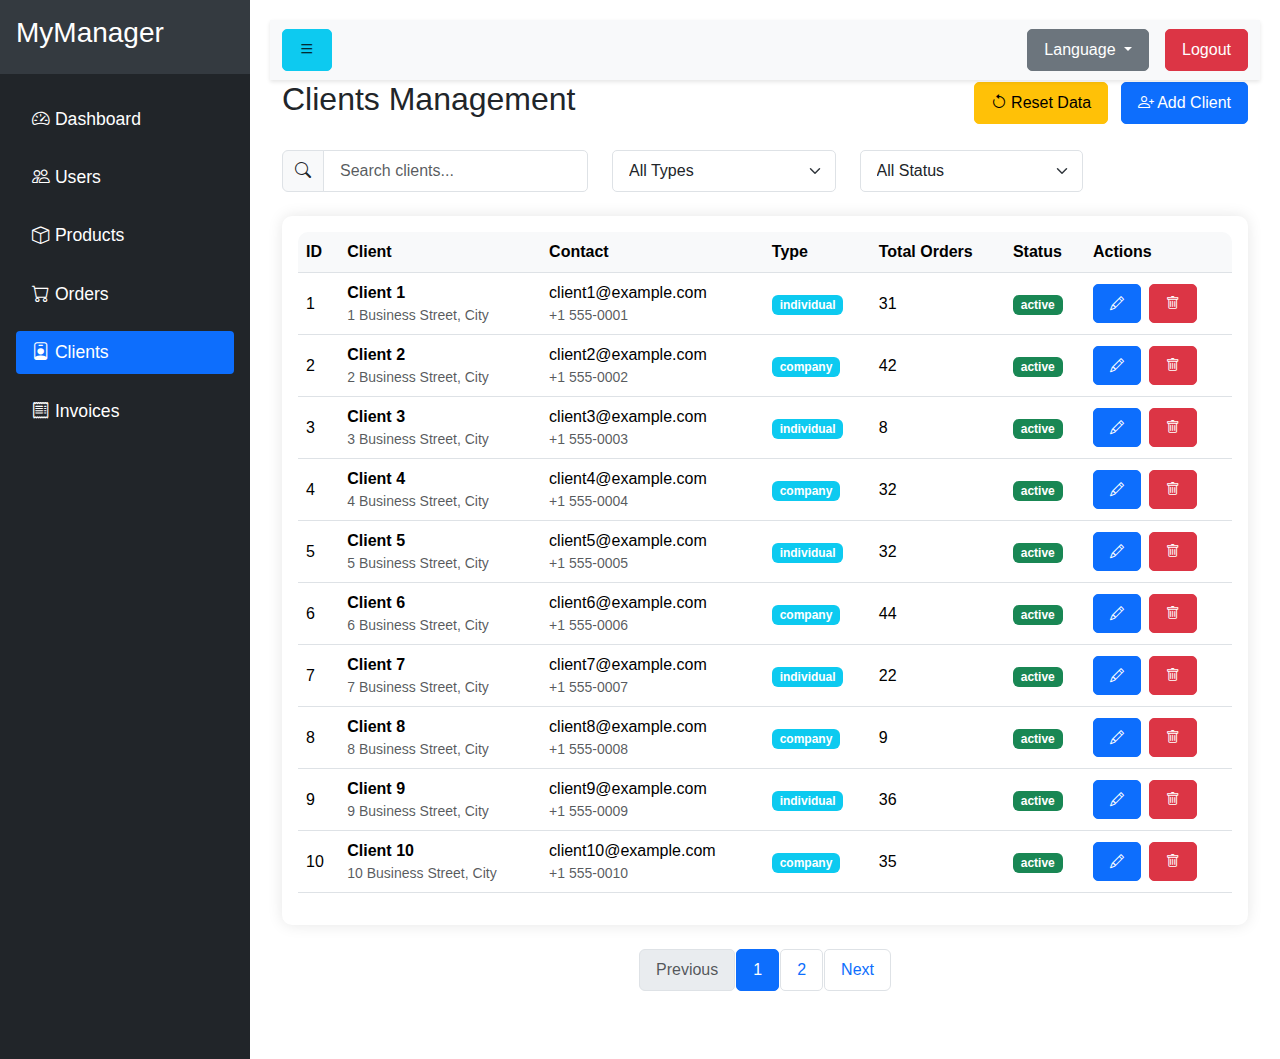
<file: pages/clients.html>
<!DOCTYPE html>
<html lang="en">
<head>
    <meta charset="UTF-8">
    <meta name="viewport" content="width=device-width, initial-scale=1.0">
    <title>MyManager - Clients</title>
    <link href="https://cdn.jsdelivr.net/npm/bootstrap@5.3.0/dist/css/bootstrap.min.css" rel="stylesheet">
    <link href="https://cdn.jsdelivr.net/npm/bootstrap-icons@1.11.1/font/bootstrap-icons.css" rel="stylesheet">
    <link rel="stylesheet" href="../assets/css/styles.css">
</head>
<body>
    <!-- Sidebar -->
    <div class="wrapper">
        <nav id="sidebar" class="bg-dark text-white">
            <div class="sidebar-header p-3">
                <h3>MyManager</h3>
            </div>
            <ul class="list-unstyled components p-3">
                <li>
                    <a href="dashboard.html" class="nav-link text-white">
                        <i class="bi bi-speedometer2"></i> Dashboard
                    </a>
                </li>
                <li>
                    <a href="users.html" class="nav-link text-white">
                        <i class="bi bi-people"></i> Users
                    </a>
                </li>
                <li>
                    <a href="products.html" class="nav-link text-white">
                        <i class="bi bi-box"></i> Products
                    </a>
                </li>
                <li>
                    <a href="orders.html" class="nav-link text-white">
                        <i class="bi bi-cart"></i> Orders
                    </a>
                </li>
                <li class="active">
                    <a href="clients.html" class="nav-link text-white">
                        <i class="bi bi-person-badge"></i> Clients
                    </a>
                </li>
                <li>
                    <a href="invoices.html" class="nav-link text-white">
                        <i class="bi bi-receipt"></i> Invoices
                    </a>
                </li>
            </ul>
        </nav>

        <!-- Page Content -->
        <div id="content">
            <!-- Navbar -->
            <nav class="navbar navbar-expand-lg navbar-light bg-light">
                <div class="container-fluid">
                    <button type="button" id="sidebarCollapse" class="btn btn-info">
                        <i class="bi bi-list"></i>
                    </button>
                    <div class="d-flex">
                        <div class="dropdown me-3">
                            <button class="btn btn-secondary dropdown-toggle" type="button" id="languageDropdown" data-bs-toggle="dropdown">
                                Language
                            </button>
                            <ul class="dropdown-menu">
                                <li><a class="dropdown-item" href="#">English</a></li>
                                <li><a class="dropdown-item" href="#">French</a></li>
                            </ul>
                        </div>
                        <button class="btn btn-danger" id="logoutBtn">Logout</button>
                    </div>
                </div>
            </nav>

            <!-- Main Content -->
            <div class="container-fluid">
                <div class="d-flex justify-content-between align-items-center mb-4">
                    <h2>Clients Management</h2>
                    <div>
                        <button class="btn btn-warning me-2" onclick="clientsManager.resetData()">
                            <i class="bi bi-arrow-counterclockwise"></i> Reset Data
                        </button>
                        <button class="btn btn-primary" data-bs-toggle="modal" data-bs-target="#clientModal">
                            <i class="bi bi-person-plus"></i> Add Client
                        </button>
                    </div>
                </div>

                <!-- Search and Filters -->
                <div class="row mb-4">
                    <div class="col-md-4">
                        <div class="input-group">
                            <span class="input-group-text"><i class="bi bi-search"></i></span>
                            <input type="text" class="form-control" id="searchInput" placeholder="Search clients...">
                        </div>
                    </div>
                    <div class="col-md-3">
                        <select class="form-select" id="typeFilter">
                            <option value="">All Types</option>
                            <option value="individual">Individual</option>
                            <option value="company">Company</option>
                        </select>
                    </div>
                    <div class="col-md-3">
                        <select class="form-select" id="statusFilter">
                            <option value="">All Status</option>
                            <option value="active">Active</option>
                            <option value="inactive">Inactive</option>
                        </select>
                    </div>
                </div>

                <!-- Clients Table -->
                <div class="card">
                    <div class="card-body">
                        <div class="table-responsive">
                            <table class="table table-hover">
                                <thead>
                                    <tr>
                                        <th>ID</th>
                                        <th>Client</th>
                                        <th>Contact</th>
                                        <th>Type</th>
                                        <th>Total Orders</th>
                                        <th>Status</th>
                                        <th>Actions</th>
                                    </tr>
                                </thead>
                                <tbody id="clientsTable">
                                    <!-- Clients will be rendered here -->
                                </tbody>
                            </table>
                        </div>
                    </div>
                </div>

                <!-- Pagination -->
                <div class="row mt-4 mb-5">
                    <div class="col-12">
                        <div id="pagination"></div>
                    </div>
                </div>
            </div>
        </div>
    </div>

    <!-- Add/Edit Client Modal -->
    <div class="modal fade" id="clientModal" tabindex="-1">
        <div class="modal-dialog modal-lg">
            <div class="modal-content">
                <div class="modal-header">
                    <h5 class="modal-title" id="clientModalTitle">Add Client</h5>
                    <button type="button" class="btn-close" data-bs-dismiss="modal"></button>
                </div>
                <div class="modal-body">
                    <form id="clientForm">
                        <div class="row">
                            <div class="col-md-6 mb-3">
                                <label class="form-label">Name</label>
                                <input type="text" class="form-control" id="clientName" required>
                            </div>
                            <div class="col-md-6 mb-3">
                                <label class="form-label">Email</label>
                                <input type="email" class="form-control" id="clientEmail" required>
                            </div>
                        </div>
                        <div class="row">
                            <div class="col-md-6 mb-3">
                                <label class="form-label">Phone</label>
                                <input type="tel" class="form-control" id="clientPhone">
                            </div>
                            <div class="col-md-6 mb-3">
                                <label class="form-label">Type</label>
                                <select class="form-select" id="clientType" required>
                                    <option value="individual">Individual</option>
                                    <option value="company">Company</option>
                                </select>
                            </div>
                        </div>
                        <div class="mb-3">
                            <label class="form-label">Address</label>
                            <textarea class="form-control" id="clientAddress" rows="2"></textarea>
                        </div>
                        <div class="row">
                            <div class="col-md-6 mb-3">
                                <label class="form-label">Status</label>
                                <select class="form-select" id="clientStatus" required>
                                    <option value="active">Active</option>
                                    <option value="inactive">Inactive</option>
                                </select>
                            </div>
                        </div>
                    </form>
                </div>
                <div class="modal-footer">
                    <button type="button" class="btn btn-secondary" data-bs-dismiss="modal">Cancel</button>
                    <button type="button" class="btn btn-primary" id="saveClientBtn">Save Client</button>
                </div>
            </div>
        </div>
    </div>

    <!-- Scripts -->
    <script src="https://cdn.jsdelivr.net/npm/bootstrap@5.3.0/dist/js/bootstrap.bundle.min.js"></script>
    <script src="../assets/js/api.js"></script>
    <script src="../assets/js/clients.js"></script>
</body>
</html>
</file>
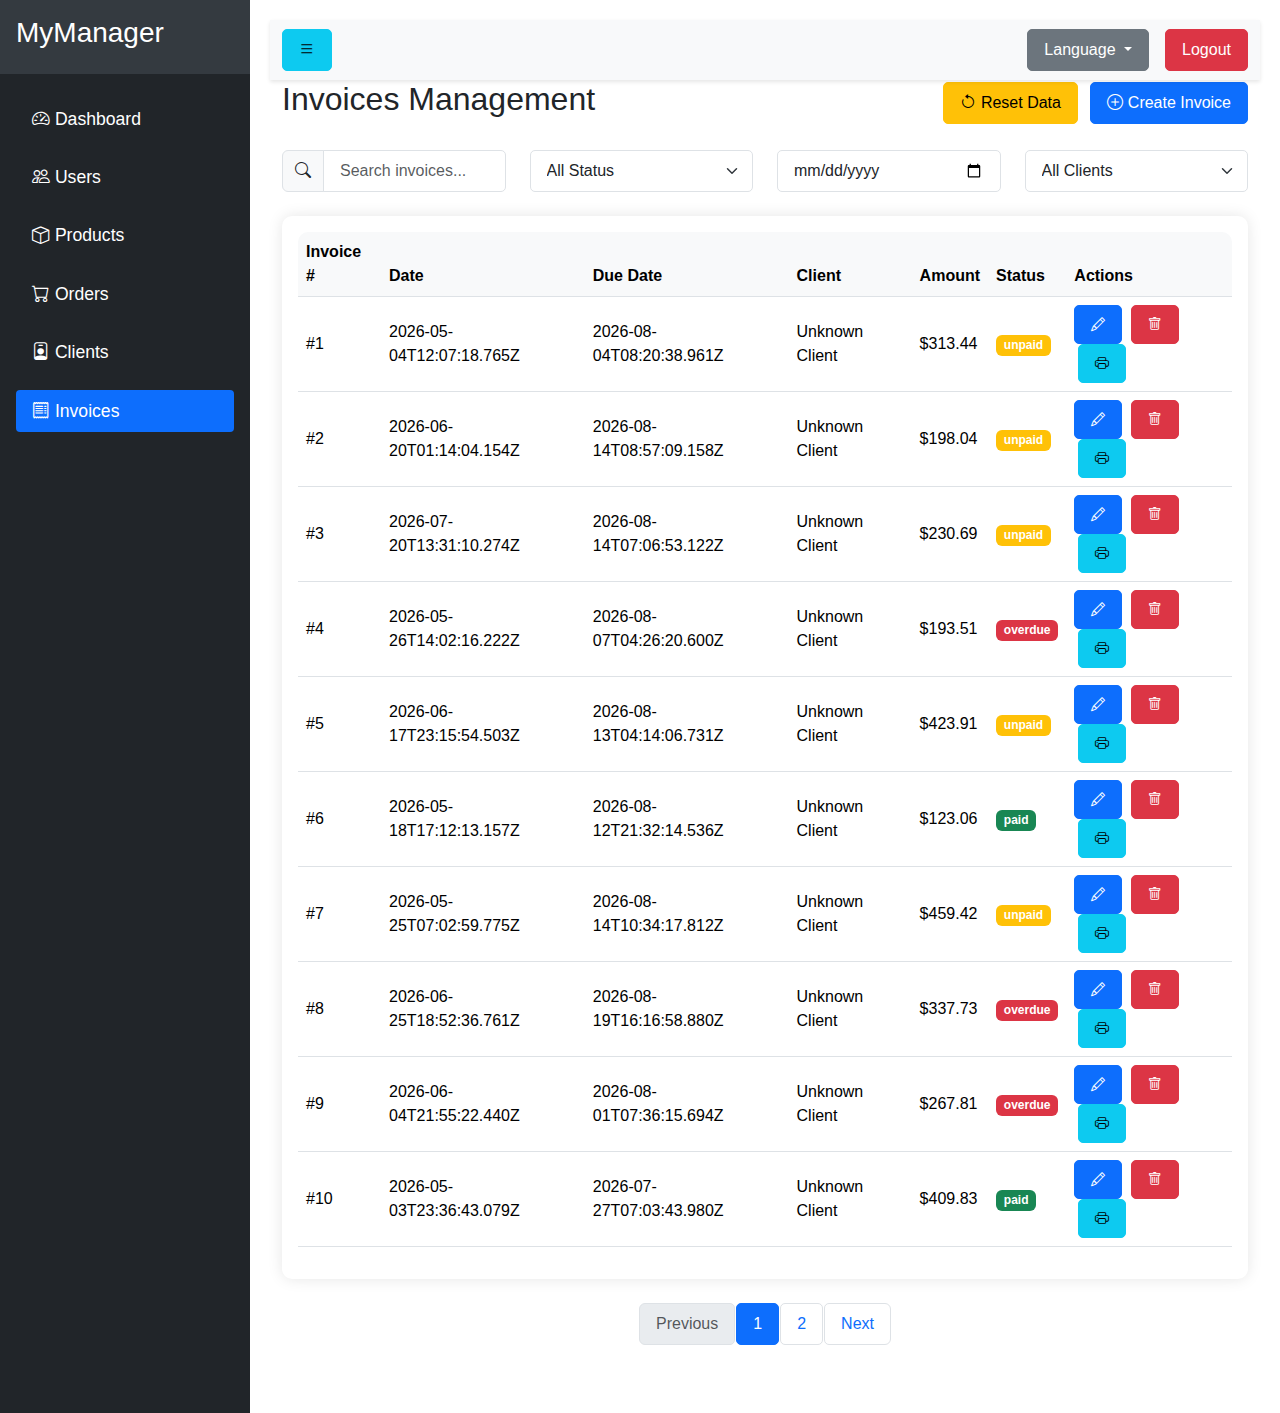
<file: pages/invoices.html>
<!DOCTYPE html>
<html lang="en">
<head>
    <meta charset="UTF-8">
    <meta name="viewport" content="width=device-width, initial-scale=1.0">
    <title>MyManager - Invoices</title>
    <link href="https://cdn.jsdelivr.net/npm/bootstrap@5.3.0/dist/css/bootstrap.min.css" rel="stylesheet">
    <link href="https://cdn.jsdelivr.net/npm/bootstrap-icons@1.11.1/font/bootstrap-icons.css" rel="stylesheet">
    <link rel="stylesheet" href="../assets/css/styles.css">
</head>
<body>
    <!-- Sidebar -->
    <div class="wrapper">
        <nav id="sidebar" class="bg-dark text-white">
            <div class="sidebar-header p-3">
                <h3>MyManager</h3>
            </div>
            <ul class="list-unstyled components p-3">
                <li>
                    <a href="dashboard.html" class="nav-link text-white">
                        <i class="bi bi-speedometer2"></i> Dashboard
                    </a>
                </li>
                <li>
                    <a href="users.html" class="nav-link text-white">
                        <i class="bi bi-people"></i> Users
                    </a>
                </li>
                <li>
                    <a href="products.html" class="nav-link text-white">
                        <i class="bi bi-box"></i> Products
                    </a>
                </li>
                <li>
                    <a href="orders.html" class="nav-link text-white">
                        <i class="bi bi-cart"></i> Orders
                    </a>
                </li>
                <li>
                    <a href="clients.html" class="nav-link text-white">
                        <i class="bi bi-person-badge"></i> Clients
                    </a>
                </li>
                <li class="active">
                    <a href="invoices.html" class="nav-link text-white">
                        <i class="bi bi-receipt"></i> Invoices
                    </a>
                </li>
            </ul>
        </nav>

        <!-- Page Content -->
        <div id="content">
            <!-- Navbar -->
            <nav class="navbar navbar-expand-lg navbar-light bg-light">
                <div class="container-fluid">
                    <button type="button" id="sidebarCollapse" class="btn btn-info">
                        <i class="bi bi-list"></i>
                    </button>
                    <div class="d-flex">
                        <div class="dropdown me-3">
                            <button class="btn btn-secondary dropdown-toggle" type="button" id="languageDropdown" data-bs-toggle="dropdown">
                                Language
                            </button>
                            <ul class="dropdown-menu">
                                <li><a class="dropdown-item" href="#">English</a></li>
                                <li><a class="dropdown-item" href="#">French</a></li>
                            </ul>
                        </div>
                        <button class="btn btn-danger" id="logoutBtn">Logout</button>
                    </div>
                </div>
            </nav>

            <!-- Main Content -->
            <div class="container-fluid">
                <div class="d-flex justify-content-between align-items-center mb-4">
                    <h2>Invoices Management</h2>
                    <div>
                        <button class="btn btn-warning me-2" onclick="invoicesManager.resetData()">
                            <i class="bi bi-arrow-counterclockwise"></i> Reset Data
                        </button>
                        <button class="btn btn-primary" data-bs-toggle="modal" data-bs-target="#invoiceModal">
                            <i class="bi bi-plus-circle"></i> Create Invoice
                        </button>
                    </div>
                </div>

                <!-- Search and Filters -->
                <div class="row mb-4">
                    <div class="col-md-3">
                        <div class="input-group">
                            <span class="input-group-text"><i class="bi bi-search"></i></span>
                            <input type="text" class="form-control" id="searchInput" placeholder="Search invoices...">
                        </div>
                    </div>
                    <div class="col-md-3">
                        <select class="form-select" id="statusFilter">
                            <option value="">All Status</option>
                            <option value="paid">Paid</option>
                            <option value="unpaid">Unpaid</option>
                            <option value="overdue">Overdue</option>
                            <option value="cancelled">Cancelled</option>
                        </select>
                    </div>
                    <div class="col-md-3">
                        <input type="date" class="form-control" id="dateFilter">
                    </div>
                    <div class="col-md-3">
                        <select class="form-select" id="clientFilter">
                            <option value="">All Clients</option>
                            <!-- Clients will be loaded here -->
                        </select>
                    </div>
                </div>

                <!-- Invoices Table -->
                <div class="card">
                    <div class="card-body">
                        <div class="table-responsive">
                            <table class="table table-hover">
                                <thead>
                                    <tr>
                                        <th>Invoice #</th>
                                        <th>Date</th>
                                        <th>Due Date</th>
                                        <th>Client</th>
                                        <th>Amount</th>
                                        <th>Status</th>
                                        <th>Actions</th>
                                    </tr>
                                </thead>
                                <tbody id="invoicesTable">
                                    <!-- Invoices will be rendered here -->
                                </tbody>
                            </table>
                        </div>
                    </div>
                </div>

                <!-- Pagination -->
                <div class="row mt-4 mb-5">
                    <div class="col-12">
                        <div id="pagination"></div>
                    </div>
                </div>
            </div>
        </div>
    </div>

    <!-- Add/Edit Invoice Modal -->
    <div class="modal fade" id="invoiceModal" tabindex="-1">
        <div class="modal-dialog modal-lg">
            <div class="modal-content">
                <div class="modal-header">
                    <h5 class="modal-title" id="invoiceModalTitle">Create Invoice</h5>
                    <button type="button" class="btn-close" data-bs-dismiss="modal"></button>
                </div>
                <div class="modal-body">
                    <form id="invoiceForm">
                        <div class="row">
                            <div class="col-md-6 mb-3">
                                <label class="form-label">Client</label>
                                <select class="form-select" id="invoiceClient" required>
                                    <!-- Clients will be loaded here -->
                                </select>
                            </div>
                            <div class="col-md-6 mb-3">
                                <label class="form-label">Order</label>
                                <select class="form-select" id="invoiceOrder">
                                    <option value="">Select Order (Optional)</option>
                                    <!-- Orders will be loaded here -->
                                </select>
                            </div>
                        </div>
                        <div class="row">
                            <div class="col-md-6 mb-3">
                                <label class="form-label">Issue Date</label>
                                <input type="date" class="form-control" id="invoiceDate" required>
                            </div>
                            <div class="col-md-6 mb-3">
                                <label class="form-label">Due Date</label>
                                <input type="date" class="form-control" id="invoiceDueDate" required>
                            </div>
                        </div>

                        <!-- Items Section -->
                        <div class="mb-3">
                            <label class="form-label">Items</label>
                            <div id="itemsList">
                                <div class="row mb-2">
                                    <div class="col-md-5">
                                        <input type="text" class="form-control item-description" placeholder="Description" required>
                                    </div>
                                    <div class="col-md-2">
                                        <input type="number" class="form-control item-quantity" placeholder="Qty" min="1" required>
                                    </div>
                                    <div class="col-md-2">
                                        <input type="number" class="form-control item-price" placeholder="Price" step="0.01" required>
                                    </div>
                                    <div class="col-md-2">
                                        <input type="number" class="form-control item-total" placeholder="Total" readonly>
                                    </div>
                                    <div class="col-md-1">
                                        <button type="button" class="btn btn-danger btn-sm remove-item">
                                            <i class="bi bi-trash"></i>
                                        </button>
                                    </div>
                                </div>
                            </div>
                            <button type="button" class="btn btn-secondary btn-sm mt-2" id="addItemBtn">
                                <i class="bi bi-plus-circle"></i> Add Item
                            </button>
                        </div>

                        <div class="row">
                            <div class="col-md-6 mb-3">
                                <label class="form-label">Status</label>
                                <select class="form-select" id="invoiceStatus" required>
                                    <option value="unpaid">Unpaid</option>
                                    <option value="paid">Paid</option>
                                    <option value="overdue">Overdue</option>
                                    <option value="cancelled">Cancelled</option>
                                </select>
                            </div>
                            <div class="col-md-6 mb-3">
                                <label class="form-label">Notes</label>
                                <textarea class="form-control" id="invoiceNotes" rows="1"></textarea>
                            </div>
                        </div>
                    </form>
                </div>
                <div class="modal-footer">
                    <div class="me-auto">
                        <h5>Total: $<span id="invoiceTotal">0.00</span></h5>
                    </div>
                    <button type="button" class="btn btn-secondary" data-bs-dismiss="modal">Cancel</button>
                    <button type="button" class="btn btn-primary" id="saveInvoiceBtn">Save Invoice</button>
                </div>
            </div>
        </div>
    </div>

    <!-- Scripts -->
    <script src="https://cdn.jsdelivr.net/npm/bootstrap@5.3.0/dist/js/bootstrap.bundle.min.js"></script>
    <script src="../assets/js/api.js"></script>
    <script src="../assets/js/invoices.js"></script>
</body>
</html>
</file>
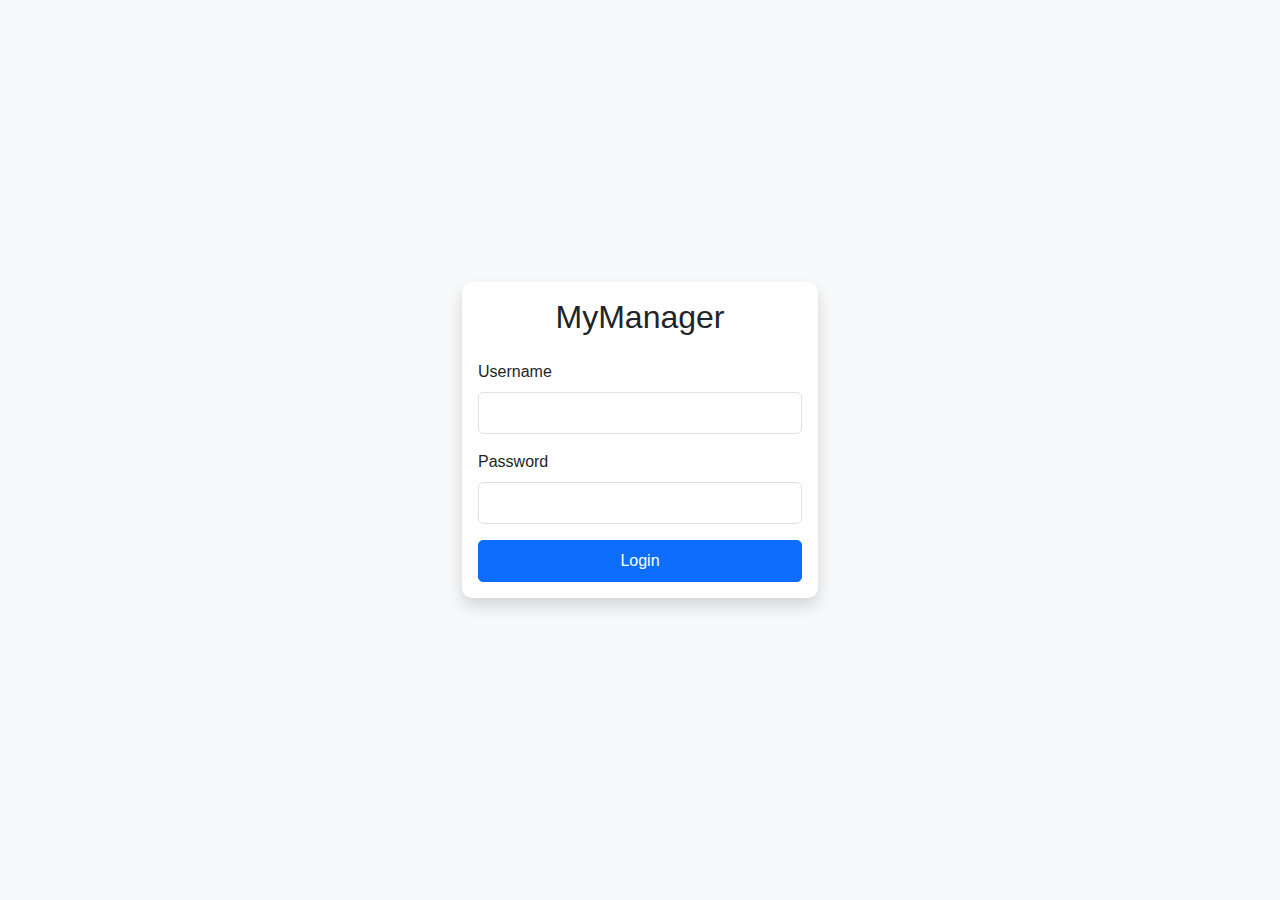
<file: pages/login.html>
<!DOCTYPE html>
<html lang="en">
<head>
    <meta charset="UTF-8">
    <meta name="viewport" content="width=device-width, initial-scale=1.0">
    <title>MyManager - Login</title>
    <!-- Bootstrap CSS -->
    <link href="https://cdn.jsdelivr.net/npm/bootstrap@5.3.0/dist/css/bootstrap.min.css" rel="stylesheet">
    <!-- Custom CSS -->
    <link rel="stylesheet" href="../assets/css/styles.css">
</head>
<body class="bg-light">
    <div class="container">
        <div class="row justify-content-center min-vh-100 align-items-center">
            <div class="col-md-4">
                <div class="card shadow">
                    <div class="card-body">
                        <h2 class="text-center mb-4">MyManager</h2>
                        <form id="loginForm">
                            <div class="mb-3">
                                <label for="username" class="form-label">Username</label>
                                <input type="text" class="form-control" id="username" required>
                            </div>
                            <div class="mb-3">
                                <label for="password" class="form-label">Password</label>
                                <input type="password" class="form-control" id="password" required>
                            </div>
                            <div class="d-grid">
                                <button type="submit" class="btn btn-primary">Login</button>
                            </div>
                        </form>
                    </div>
                </div>
            </div>
        </div>
    </div>

    <!-- Bootstrap JS -->
    <script src="https://cdn.jsdelivr.net/npm/bootstrap@5.3.0/dist/js/bootstrap.bundle.min.js"></script>
    <!-- Custom JS -->
    <script src="../assets/js/main.js"></script>
</body>
</html>
</file>
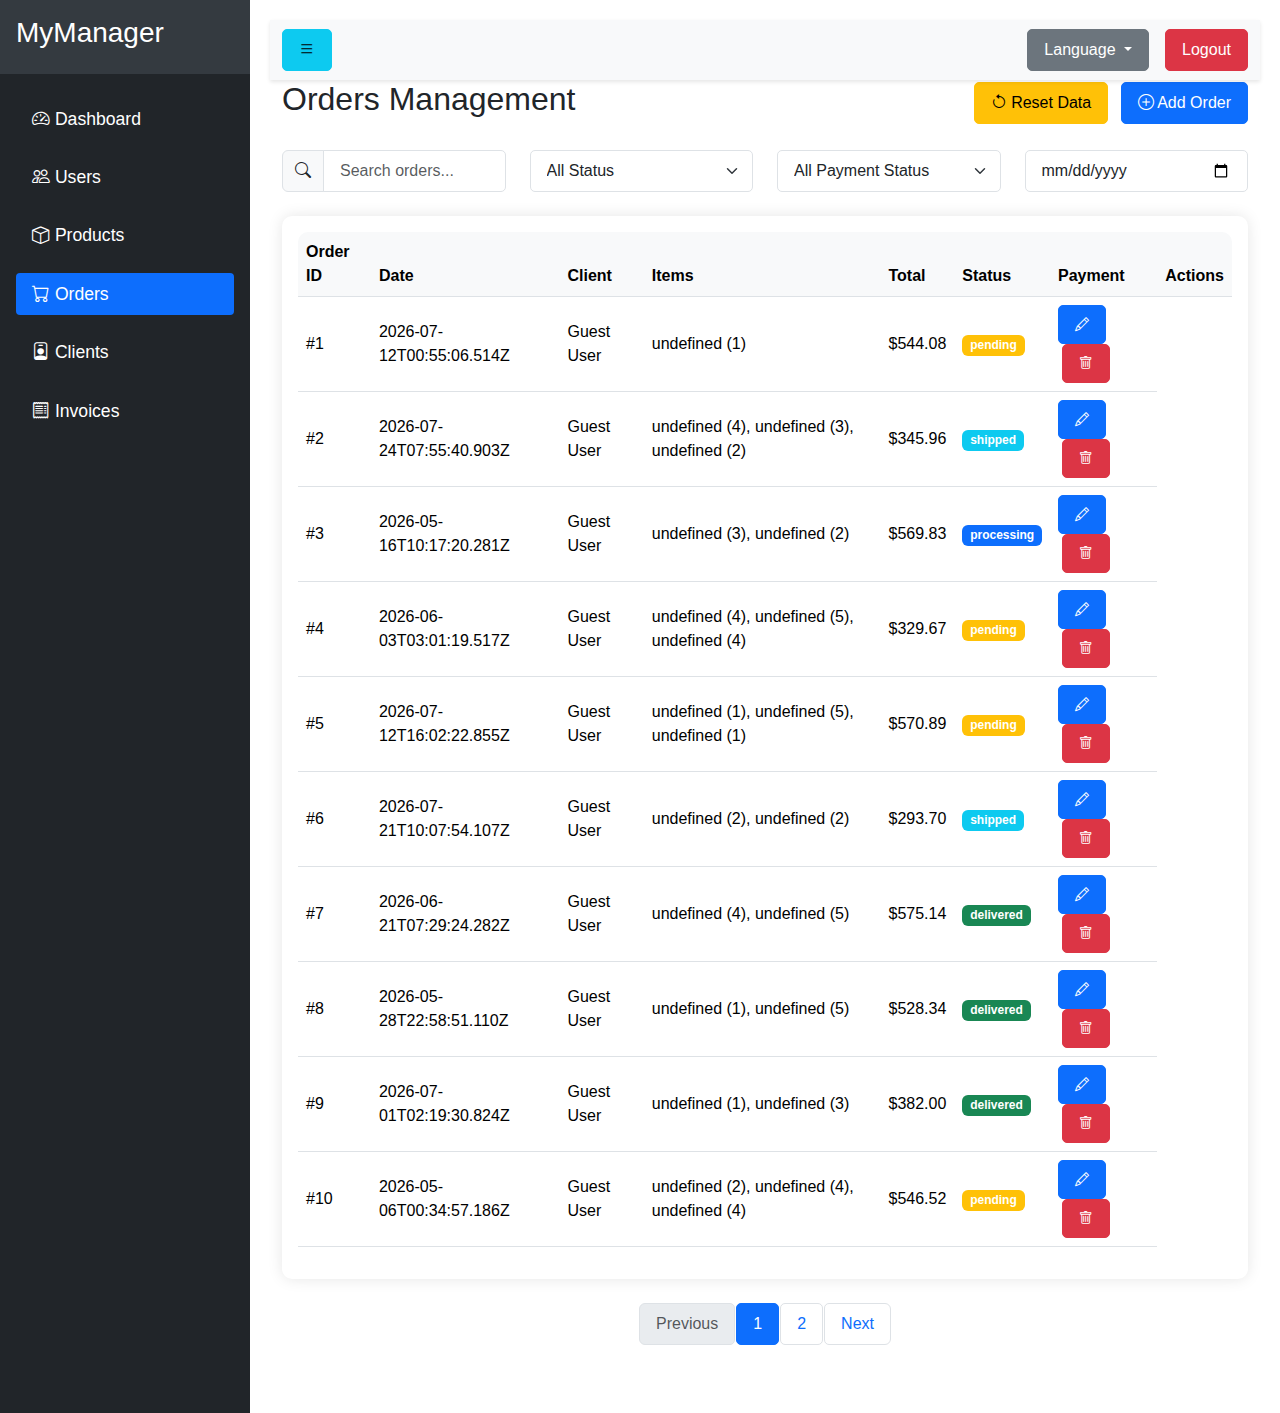
<file: pages/orders.html>
<!DOCTYPE html>
<html lang="en">
<head>
    <meta charset="UTF-8">
    <meta name="viewport" content="width=device-width, initial-scale=1.0">
    <title>MyManager - Orders</title>
    <link href="https://cdn.jsdelivr.net/npm/bootstrap@5.3.0/dist/css/bootstrap.min.css" rel="stylesheet">
    <link href="https://cdn.jsdelivr.net/npm/bootstrap-icons@1.11.1/font/bootstrap-icons.css" rel="stylesheet">
    <link rel="stylesheet" href="../assets/css/styles.css">
</head>
<body>
    <!-- Sidebar -->
    <div class="wrapper">
        <nav id="sidebar" class="bg-dark text-white">
            <div class="sidebar-header p-3">
                <h3>MyManager</h3>
            </div>
            <ul class="list-unstyled components p-3">
                <li>
                    <a href="dashboard.html" class="nav-link text-white">
                        <i class="bi bi-speedometer2"></i> Dashboard
                    </a>
                </li>
                <li>
                    <a href="users.html" class="nav-link text-white">
                        <i class="bi bi-people"></i> Users
                    </a>
                </li>
                <li>
                    <a href="products.html" class="nav-link text-white">
                        <i class="bi bi-box"></i> Products
                    </a>
                </li>
                <li class="active">
                    <a href="orders.html" class="nav-link text-white">
                        <i class="bi bi-cart"></i> Orders
                    </a>
                </li>
                <li>
                    <a href="clients.html" class="nav-link text-white">
                        <i class="bi bi-person-badge"></i> Clients
                    </a>
                </li>
                <li>
                    <a href="invoices.html" class="nav-link text-white">
                        <i class="bi bi-receipt"></i> Invoices
                    </a>
                </li>
            </ul>
        </nav>

        <!-- Page Content -->
        <div id="content">
            <!-- Navbar -->
            <nav class="navbar navbar-expand-lg navbar-light bg-light">
                <div class="container-fluid">
                    <button type="button" id="sidebarCollapse" class="btn btn-info">
                        <i class="bi bi-list"></i>
                    </button>
                    <div class="d-flex">
                        <div class="dropdown me-3">
                            <button class="btn btn-secondary dropdown-toggle" type="button" id="languageDropdown" data-bs-toggle="dropdown">
                                Language
                            </button>
                            <ul class="dropdown-menu">
                                <li><a class="dropdown-item" href="#">English</a></li>
                                <li><a class="dropdown-item" href="#">French</a></li>
                            </ul>
                        </div>
                        <button class="btn btn-danger" id="logoutBtn">Logout</button>
                    </div>
                </div>
            </nav>

            <!-- Main Content -->
            <div class="container-fluid">
                <div class="d-flex justify-content-between align-items-center mb-4">
                    <h2>Orders Management</h2>
                    <div>
                        <button class="btn btn-warning me-2" onclick="ordersManager.resetData()">
                            <i class="bi bi-arrow-counterclockwise"></i> Reset Data
                        </button>
                        <button class="btn btn-primary" data-bs-toggle="modal" data-bs-target="#orderModal">
                            <i class="bi bi-plus-circle"></i> Add Order
                        </button>
                    </div>
                </div>

                <!-- Search and Filters -->
                <div class="row mb-4">
                    <div class="col-md-3">
                        <div class="input-group">
                            <span class="input-group-text"><i class="bi bi-search"></i></span>
                            <input type="text" class="form-control" id="searchInput" placeholder="Search orders...">
                        </div>
                    </div>
                    <div class="col-md-3">
                        <select class="form-select" id="statusFilter">
                            <option value="">All Status</option>
                            <option value="pending">Pending</option>
                            <option value="processing">Processing</option>
                            <option value="shipped">Shipped</option>
                            <option value="delivered">Delivered</option>
                            <option value="cancelled">Cancelled</option>
                        </select>
                    </div>
                    <div class="col-md-3">
                        <select class="form-select" id="paymentFilter">
                            <option value="">All Payment Status</option>
                            <option value="paid">Paid</option>
                            <option value="unpaid">Unpaid</option>
                            <option value="refunded">Refunded</option>
                        </select>
                    </div>
                    <div class="col-md-3">
                        <input type="date" class="form-control" id="dateFilter">
                    </div>
                </div>

                <!-- Orders Table -->
                <div class="card">
                    <div class="card-body">
                        <div class="table-responsive">
                            <table class="table table-hover">
                                <thead>
                                    <tr>
                                        <th>Order ID</th>
                                        <th>Date</th>
                                        <th>Client</th>
                                        <th>Items</th>
                                        <th>Total</th>
                                        <th>Status</th>
                                        <th>Payment</th>
                                        <th>Actions</th>
                                    </tr>
                                </thead>
                                <tbody id="ordersTable">
                                    <!-- Orders will be rendered here -->
                                </tbody>
                            </table>
                        </div>
                    </div>
                </div>

                <!-- Pagination -->
                <div class="row mt-4 mb-5">
                    <div class="col-12">
                        <div id="pagination"></div>
                    </div>
                </div>
            </div>
        </div>
    </div>

    <!-- Add/Edit Order Modal -->
    <div class="modal fade" id="orderModal" tabindex="-1">
        <div class="modal-dialog modal-lg">
            <div class="modal-content">
                <div class="modal-header">
                    <h5 class="modal-title" id="orderModalTitle">Add Order</h5>
                    <button type="button" class="btn-close" data-bs-dismiss="modal"></button>
                </div>
                <div class="modal-body">
                    <form id="orderForm">
                        <div class="row">
                            <div class="col-md-6 mb-3">
                                <label class="form-label">Client</label>
                                <select class="form-select" id="orderClient" required>
                                    <!-- Clients will be loaded here -->
                                </select>
                            </div>
                            <div class="col-md-6 mb-3">
                                <label class="form-label">Order Date</label>
                                <input type="date" class="form-control" id="orderDate" required>
                            </div>
                        </div>
                        
                        <!-- Products Section -->
                        <div class="mb-3">
                            <label class="form-label">Products</label>
                            <div id="productsList">
                                <div class="row mb-2">
                                    <div class="col-md-5">
                                        <select class="form-select product-select" required>
                                            <!-- Products will be loaded here -->
                                        </select>
                                    </div>
                                    <div class="col-md-3">
                                        <input type="number" class="form-control product-quantity" placeholder="Quantity" min="1" required>
                                    </div>
                                    <div class="col-md-3">
                                        <input type="number" class="form-control product-price" placeholder="Price" readonly>
                                    </div>
                                    <div class="col-md-1">
                                        <button type="button" class="btn btn-danger btn-sm remove-product">
                                            <i class="bi bi-trash"></i>
                                        </button>
                                    </div>
                                </div>
                            </div>
                            <button type="button" class="btn btn-secondary btn-sm mt-2" id="addProductBtn">
                                <i class="bi bi-plus-circle"></i> Add Product
                            </button>
                        </div>

                        <div class="row">
                            <div class="col-md-6 mb-3">
                                <label class="form-label">Status</label>
                                <select class="form-select" id="orderStatus" required>
                                    <option value="pending">Pending</option>
                                    <option value="processing">Processing</option>
                                    <option value="shipped">Shipped</option>
                                    <option value="delivered">Delivered</option>
                                    <option value="cancelled">Cancelled</option>
                                </select>
                            </div>
                            <div class="col-md-6 mb-3">
                                <label class="form-label">Payment Status</label>
                                <select class="form-select" id="paymentStatus" required>
                                    <option value="unpaid">Unpaid</option>
                                    <option value="paid">Paid</option>
                                    <option value="refunded">Refunded</option>
                                </select>
                            </div>
                        </div>

                        <div class="mb-3">
                            <label class="form-label">Notes</label>
                            <textarea class="form-control" id="orderNotes" rows="2"></textarea>
                        </div>
                    </form>
                </div>
                <div class="modal-footer">
                    <div class="me-auto">
                        <h5>Total: $<span id="orderTotal">0.00</span></h5>
                    </div>
                    <button type="button" class="btn btn-secondary" data-bs-dismiss="modal">Cancel</button>
                    <button type="button" class="btn btn-primary" id="saveOrderBtn">Save Order</button>
                </div>
            </div>
        </div>
    </div>

    <!-- Scripts -->
    <script src="https://cdn.jsdelivr.net/npm/bootstrap@5.3.0/dist/js/bootstrap.bundle.min.js"></script>
    <script src="../assets/js/api.js"></script>
    <script src="../assets/js/orders.js"></script>
</body>
</html>
</file>
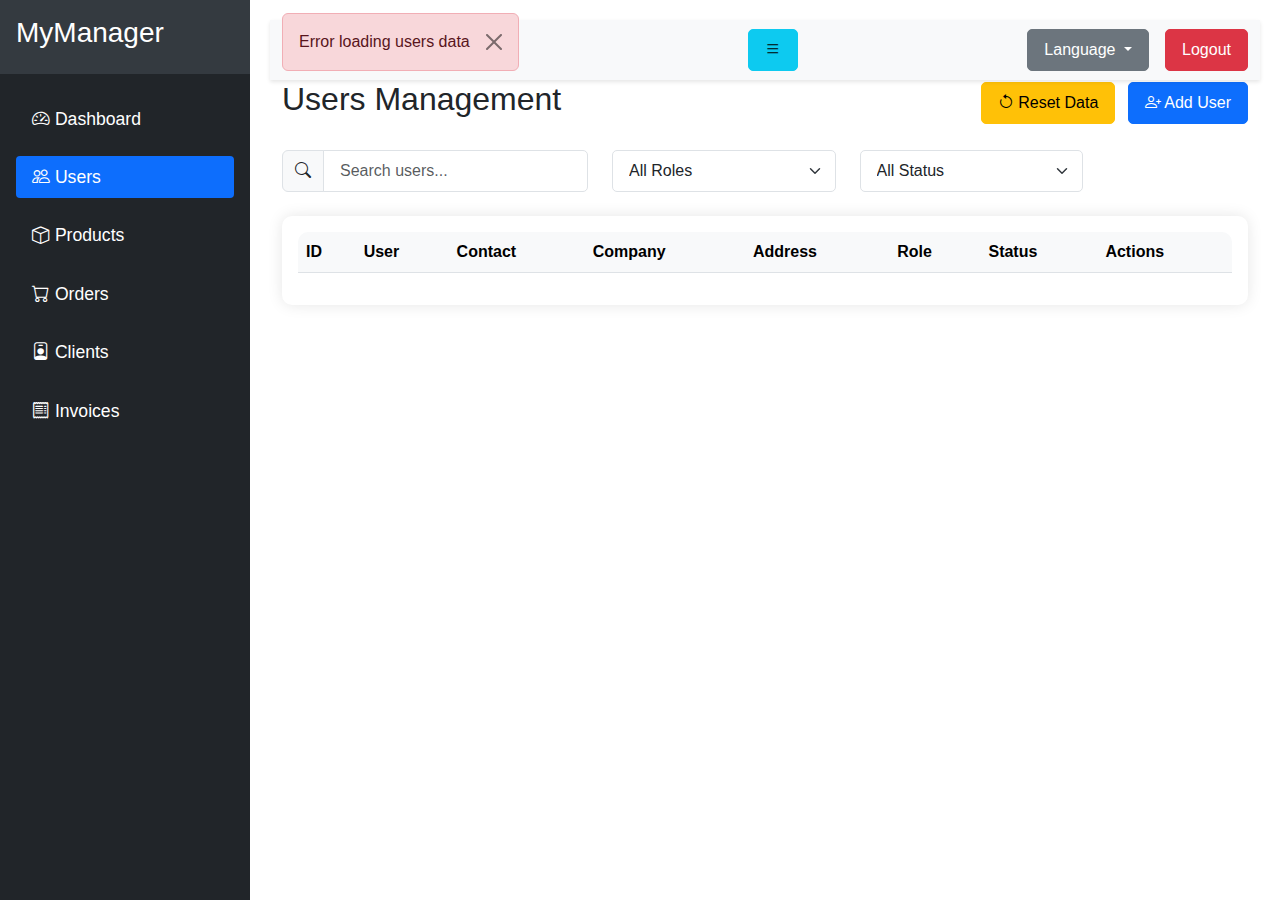
<file: pages/users.html>
<!DOCTYPE html>
<html lang="en">
<head>
    <meta charset="UTF-8">
    <meta name="viewport" content="width=device-width, initial-scale=1.0">
    <title>MyManager - Users</title>
    <link href="https://cdn.jsdelivr.net/npm/bootstrap@5.3.0/dist/css/bootstrap.min.css" rel="stylesheet">
    <link href="https://cdn.jsdelivr.net/npm/bootstrap-icons@1.11.1/font/bootstrap-icons.css" rel="stylesheet">
    <link rel="stylesheet" href="../assets/css/styles.css">
</head>
<body>
    <!-- Sidebar -->
    <div class="wrapper">
        <nav id="sidebar" class="bg-dark text-white">
            <div class="sidebar-header p-3">
                <h3>MyManager</h3>
            </div>
            <ul class="list-unstyled components p-3">
                <li>
                    <a href="dashboard.html" class="nav-link text-white">
                        <i class="bi bi-speedometer2"></i> Dashboard
                    </a>
                </li>
                <li class="active">
                    <a href="users.html" class="nav-link text-white">
                        <i class="bi bi-people"></i> Users
                    </a>
                </li>
                <li>
                    <a href="products.html" class="nav-link text-white">
                        <i class="bi bi-box"></i> Products
                    </a>
                </li>
                <li>
                    <a href="orders.html" class="nav-link text-white">
                        <i class="bi bi-cart"></i> Orders
                    </a>
                </li>
                <li>
                    <a href="clients.html" class="nav-link text-white">
                        <i class="bi bi-person-badge"></i> Clients
                    </a>
                </li>
                <li>
                    <a href="invoices.html" class="nav-link text-white">
                        <i class="bi bi-receipt"></i> Invoices
                    </a>
                </li>
            </ul>
        </nav>

        <!-- Page Content -->
        <div id="content">
            <!-- Navbar -->
            <nav class="navbar navbar-expand-lg navbar-light bg-light">
                <div class="container-fluid">
                    <button type="button" id="sidebarCollapse" class="btn btn-info">
                        <i class="bi bi-list"></i>
                    </button>
                    <div class="d-flex">
                        <div class="dropdown me-3">
                            <button class="btn btn-secondary dropdown-toggle" type="button" id="languageDropdown" data-bs-toggle="dropdown">
                                Language
                            </button>
                            <ul class="dropdown-menu">
                                <li><a class="dropdown-item" href="#">English</a></li>
                                <li><a class="dropdown-item" href="#">French</a></li>
                            </ul>
                        </div>
                        <button class="btn btn-danger" id="logoutBtn">Logout</button>
                    </div>
                </div>
            </nav>

            <!-- Main Content -->
            <div class="container-fluid">
                <div class="d-flex justify-content-between align-items-center mb-4">
                    <h2>Users Management</h2>
                    <div>
                        <button class="btn btn-warning me-2" onclick="usersManager.resetData()">
                            <i class="bi bi-arrow-counterclockwise"></i> Reset Data
                        </button>
                        <button class="btn btn-primary" data-bs-toggle="modal" data-bs-target="#addUserModal">
                            <i class="bi bi-person-plus"></i> Add User
                        </button>
                    </div>
                </div>

                <!-- Search and Filters -->
                <div class="row mb-4">
                    <div class="col-md-4">
                        <div class="input-group">
                            <span class="input-group-text"><i class="bi bi-search"></i></span>
                            <input type="text" class="form-control" id="searchInput" placeholder="Search users...">
                        </div>
                    </div>
                    <div class="col-md-3">
                        <select class="form-select" id="roleFilter">
                            <option value="">All Roles</option>
                            <option value="admin">Admin</option>
                            <option value="user">User</option>
                        </select>
                    </div>
                    <div class="col-md-3">
                        <select class="form-select" id="statusFilter">
                            <option value="">All Status</option>
                            <option value="active">Active</option>
                            <option value="inactive">Inactive</option>
                        </select>
                    </div>
                </div>

                <!-- Users Table -->
                <div class="card">
                    <div class="card-body">
                        <div class="table-responsive">
                            <table class="table table-hover">
                                <thead>
                                    <tr>
                                        <th>ID</th>
                                        <th>User</th>
                                        <th>Contact</th>
                                        <th>Company</th>
                                        <th>Address</th>
                                        <th>Role</th>
                                        <th>Status</th>
                                        <th>Actions</th>
                                    </tr>
                                </thead>
                                <tbody id="usersTable">
                                    <!-- Users will be rendered here -->
                                </tbody>
                            </table>
                        </div>
                    </div>
                </div>
            </div>
        </div>
    </div>

    <!-- Add/Edit User Modal -->
    <div class="modal fade" id="addUserModal" tabindex="-1">
        <div class="modal-dialog modal-lg">
            <div class="modal-content">
                <div class="modal-header">
                    <h5 class="modal-title" id="userModalTitle">Add User</h5>
                    <button type="button" class="btn-close" data-bs-dismiss="modal"></button>
                </div>
                <div class="modal-body">
                    <form id="userForm">
                        <div class="row">
                            <div class="col-md-6 mb-3">
                                <label class="form-label">Name</label>
                                <input type="text" class="form-control" id="userName" required>
                            </div>
                            <div class="col-md-6 mb-3">
                                <label class="form-label">Username</label>
                                <input type="text" class="form-control" id="userUsername" required>
                            </div>
                        </div>
                        <div class="row">
                            <div class="col-md-6 mb-3">
                                <label class="form-label">Email</label>
                                <input type="email" class="form-control" id="userEmail" required>
                            </div>
                            <div class="col-md-6 mb-3">
                                <label class="form-label">Phone</label>
                                <input type="tel" class="form-control" id="userPhone">
                            </div>
                        </div>
                        <div class="row">
                            <div class="col-md-6 mb-3">
                                <label class="form-label">Company</label>
                                <input type="text" class="form-control" id="userCompany">
                            </div>
                            <div class="col-md-6 mb-3">
                                <label class="form-label">Website</label>
                                <input type="url" class="form-control" id="userWebsite">
                            </div>
                        </div>
                        <div class="mb-3">
                            <label class="form-label">Address</label>
                            <textarea class="form-control" id="userAddress" rows="2"></textarea>
                        </div>
                        <div class="row">
                            <div class="col-md-6 mb-3">
                                <label class="form-label">Role</label>
                                <select class="form-select" id="userRole" required>
                                    <option value="user">User</option>
                                    <option value="admin">Admin</option>
                                </select>
                            </div>
                            <div class="col-md-6 mb-3">
                                <label class="form-label">Status</label>
                                <select class="form-select" id="userStatus" required>
                                    <option value="active">Active</option>
                                    <option value="inactive">Inactive</option>
                                </select>
                            </div>
                        </div>
                    </form>
                </div>
                <div class="modal-footer">
                    <button type="button" class="btn btn-secondary" data-bs-dismiss="modal">Cancel</button>
                    <button type="button" class="btn btn-primary" id="saveUserBtn">Save User</button>
                </div>
            </div>
        </div>
    </div>

    <!-- Scripts -->
    <script src="https://cdn.jsdelivr.net/npm/bootstrap@5.3.0/dist/js/bootstrap.bundle.min.js"></script>
    <script src="../assets/js/api.js"></script>
    <script src="../assets/js/users.js"></script>
</body>
</html>
</file>
<file: assets/css/styles.css>
/* General Styles */
:root {
    --sidebar-width: 250px;
    --header-height: 60px;
    --primary-color: #0d6efd;
    --secondary-color: #6c757d;
    --success-color: #198754;
    --danger-color: #dc3545;
    --dark-color: #212529;
    --light-color: #f8f9fa;
}

body {
    font-family: 'Segoe UI', Tahoma, Geneva, Verdana, sans-serif;
    overflow-x: hidden;
}

/* Layout */
.wrapper {
    display: flex;
    width: 100%;
}

/* Sidebar Styles */
#sidebar {
    min-width: 250px;
    max-width: 250px;
    min-height: 100vh;
    transition: all 0.3s;
}

#sidebar.active {
    margin-left: -250px;
}

#sidebar .sidebar-header {
    background: #343a40;
}

#sidebar ul li {
    padding: 0.5rem 0;
}

#sidebar ul li a {
    padding: 0.5rem 1rem;
    font-size: 1.1em;
    display: block;
    border-radius: 4px;
    transition: all 0.3s;
}

#sidebar ul li a:hover {
    background: #495057;
}

#sidebar ul li.active a {
    background: #0d6efd;
    color: white;
}

#content {
    width: 100%;
    padding: 20px;
    min-height: 100vh;
    transition: all 0.3s;
}

/* Header/Navbar */
.navbar {
    height: var(--header-height);
    box-shadow: 0 2px 4px rgba(0,0,0,0.1);
}

/* Cards */
.card {
    border: none;
    border-radius: 10px;
    box-shadow: 0 0 15px rgba(0,0,0,0.1);
    margin-bottom: 20px;
}

.card-header {
    background-color: var(--light-color);
    border-bottom: 1px solid rgba(0,0,0,0.1);
}

/* Tables */
.table-responsive {
    border-radius: 10px;
    overflow: hidden;
}

.table th {
    background-color: var(--light-color);
    border-top: none;
}

.table td {
    vertical-align: middle;
}

/* Forms */
.form-control, .form-select {
    border-radius: 5px;
    padding: 0.5rem 1rem;
}

.form-control:focus, .form-select:focus {
    border-color: var(--primary-color);
    box-shadow: 0 0 0 0.2rem rgba(13, 110, 253, 0.25);
}

/* Buttons */
.btn {
    border-radius: 5px;
    padding: 0.5rem 1rem;
}

.btn-icon {
    padding: 0.25rem 0.5rem;
}

/* Charts */
.chart-container {
    position: relative;
    margin: auto;
    height: 300px;
}

/* Modals */
.modal-content {
    border-radius: 10px;
    border: none;
}

.modal-header {
    border-bottom: 1px solid rgba(0,0,0,0.1);
}

.modal-footer {
    border-top: 1px solid rgba(0,0,0,0.1);
}

/* Pagination */
.pagination {
    margin-bottom: 0;
}

.page-link {
    padding: 0.5rem 1rem;
    border-radius: 5px;
    margin: 0 2px;
}

/* Notifications */
.toast {
    position: fixed;
    top: 20px;
    right: 20px;
    z-index: 1050;
}

/* Responsive Design */
@media (max-width: 768px) {
    #sidebar {
        margin-left: -250px;
    }
    #sidebar.active {
        margin-left: 0;
    }
}

/* RTL Support for Arabic */
[dir="rtl"] {
    #sidebar {
        right: 0;
        left: auto;
    }
    
    #content {
        margin-right: var(--sidebar-width);
        margin-left: 0;
    }
    
    .toast {
        left: 20px;
        right: auto;
    }
}

/* Login Page Specific Styles */
.login-container {
    min-height: 100vh;
    display: flex;
    align-items: center;
    justify-content: center;
    background: linear-gradient(135deg, var(--primary-color), var(--dark-color));
}

.login-card {
    width: 100%;
    max-width: 400px;
    padding: 2rem;
}

/* Dashboard Specific Styles */
.stat-card {
    border-radius: 10px;
    padding: 1.5rem;
    margin-bottom: 1rem;
    background: white;
    transition: transform 0.3s;
}

.stat-card:hover {
    transform: translateY(-5px);
}

.stat-icon {
    font-size: 2rem;
    margin-bottom: 1rem;
}

/* Animation Effects */
.fade-enter {
    opacity: 0;
}

.fade-enter-active {
    opacity: 1;
    transition: opacity 300ms ease-in;
}

.fade-exit {
    opacity: 1;
}

.fade-exit-active {
    opacity: 0;
    transition: opacity 300ms ease-in;
}

/* Loading States */
.loading-spinner {
    width: 3rem;
    height: 3rem;
}

.skeleton-loader {
    background: linear-gradient(90deg, #f0f0f0 25%, #e0e0e0 50%, #f0f0f0 75%);
    background-size: 200% 100%;
    animation: loading 1.5s infinite;
}

@keyframes loading {
    0% {
        background-position: 200% 0;
    }
    100% {
        background-position: -200% 0;
    }
}

/* Print Styles */
@media print {
    #sidebar, .navbar {
        display: none;
    }
    
    #content {
        margin: 0;
        width: 100%;
    }
    
    .no-print {
        display: none;
    }
}
</file>
